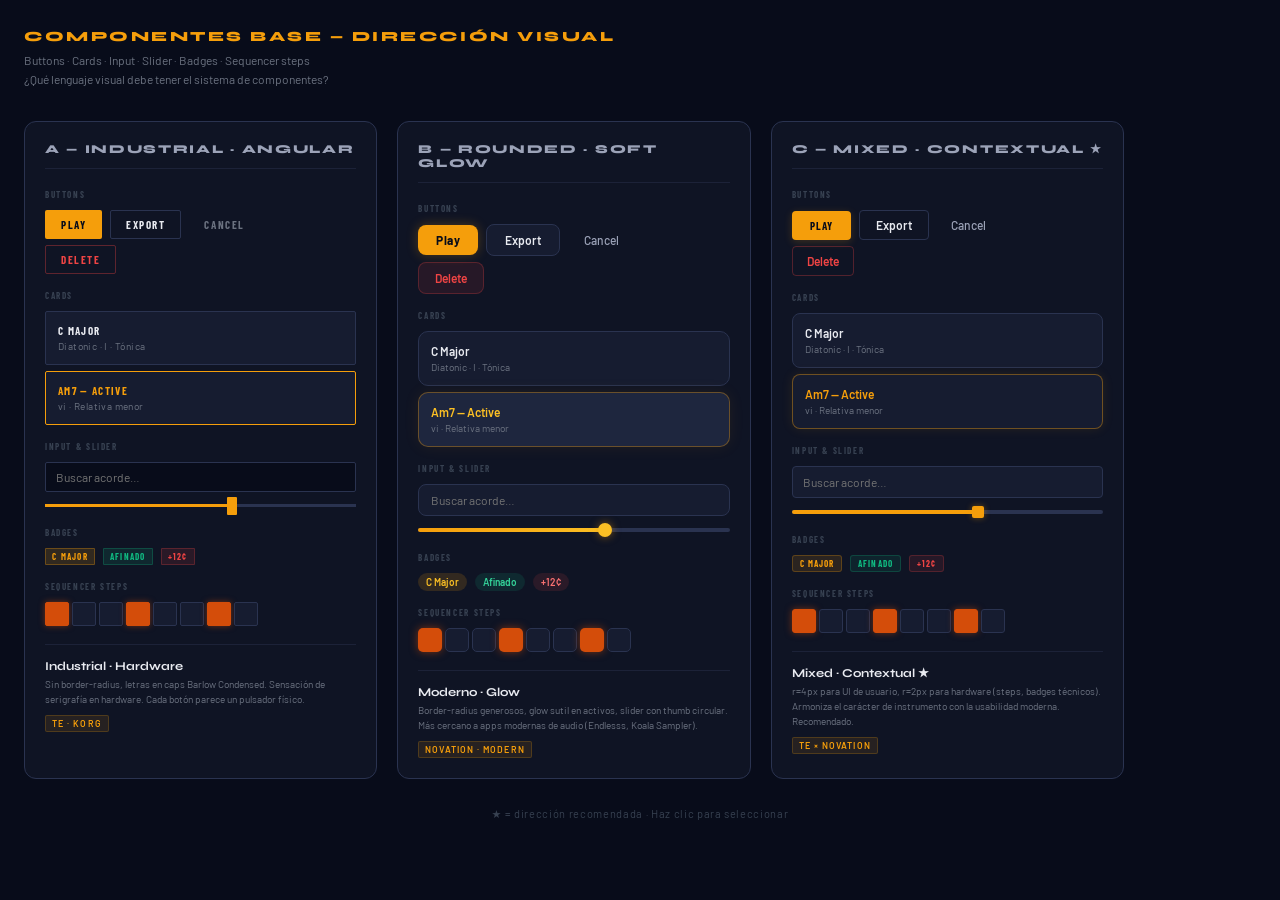
<file: .superpowers/brainstorm/1960-1780969141/content/components-base.html>
<!DOCTYPE html>
<html lang="es">
<head>
<meta charset="UTF-8">
<meta name="viewport" content="width=device-width, initial-scale=1.0">
<title>Harmony Lab Pro — Componentes Base</title>
<link rel="preconnect" href="https://fonts.googleapis.com">
<link href="https://fonts.googleapis.com/css2?family=Syne:wght@700;800&family=Barlow:wght@400;500;600;700&family=Barlow+Condensed:wght@500;600;700&family=Space+Mono:wght@400;700&display=swap" rel="stylesheet">
<style>
  * { box-sizing: border-box; margin: 0; padding: 0; }
  body {
    background: #080c1a;
    color: #e8eaf0;
    font-family: 'Barlow', system-ui, sans-serif;
    min-height: 100vh;
    padding: 28px 24px 56px;
  }
  h1 {
    font-family: 'Syne', sans-serif;
    font-size: 14px;
    font-weight: 800;
    letter-spacing: 0.18em;
    text-transform: uppercase;
    color: #f59e0b;
    margin-bottom: 6px;
  }
  .subtitle {
    font-size: 12px;
    color: #6b7280;
    margin-bottom: 32px;
    line-height: 1.6;
  }

  /* Layout: 3 columns, one per style direction */
  .columns {
    display: grid;
    grid-template-columns: repeat(3, 1fr);
    gap: 20px;
    max-width: 1100px;
  }

  .col {
    background: #0f1424;
    border: 1px solid #2a3350;
    border-radius: 12px;
    padding: 20px;
    cursor: pointer;
    transition: border-color 0.2s, transform 0.15s;
  }
  .col:hover { border-color: #8b5cf6; transform: translateY(-2px); }
  .col.selected {
    border-color: #f59e0b;
    box-shadow: 0 0 0 1px #f59e0b, 0 0 18px rgba(245,158,11,0.14);
  }

  .col-label {
    font-family: 'Syne', sans-serif;
    font-size: 12px;
    font-weight: 800;
    letter-spacing: 0.14em;
    text-transform: uppercase;
    color: #9ca3b8;
    margin-bottom: 20px;
    padding-bottom: 12px;
    border-bottom: 1px solid #1c2238;
  }

  .section-title {
    font-family: 'Barlow Condensed', sans-serif;
    font-size: 9px;
    font-weight: 700;
    letter-spacing: 0.18em;
    text-transform: uppercase;
    color: #374151;
    margin-bottom: 10px;
    margin-top: 16px;
  }
  .section-title:first-of-type { margin-top: 0; }

  .row { display: flex; gap: 8px; align-items: center; flex-wrap: wrap; margin-bottom: 6px; }

  /* ══════════════════════════════════════════
     DIRECTION A — Industrial / Angular
     Bordes rectos, letras en caps, sin border-radius,
     todo mayúsculas, sensación de hardware físico.
  ══════════════════════════════════════════ */

  /* Buttons A */
  .btn-a-primary {
    background: #f59e0b;
    color: #080c1a;
    font-family: 'Barlow Condensed', sans-serif;
    font-size: 11px;
    font-weight: 700;
    letter-spacing: 0.14em;
    text-transform: uppercase;
    padding: 8px 16px;
    border: none;
    border-radius: 2px;
    cursor: pointer;
  }
  .btn-a-secondary {
    background: transparent;
    color: #e8eaf0;
    font-family: 'Barlow Condensed', sans-serif;
    font-size: 11px;
    font-weight: 700;
    letter-spacing: 0.14em;
    text-transform: uppercase;
    padding: 7px 15px;
    border: 1px solid #2a3350;
    border-radius: 2px;
    cursor: pointer;
  }
  .btn-a-ghost {
    background: transparent;
    color: #6b7280;
    font-family: 'Barlow Condensed', sans-serif;
    font-size: 11px;
    font-weight: 700;
    letter-spacing: 0.14em;
    text-transform: uppercase;
    padding: 7px 15px;
    border: none;
    cursor: pointer;
  }
  .btn-a-destructive {
    background: transparent;
    color: #ef4444;
    font-family: 'Barlow Condensed', sans-serif;
    font-size: 11px;
    font-weight: 700;
    letter-spacing: 0.14em;
    text-transform: uppercase;
    padding: 7px 15px;
    border: 1px solid rgba(239,68,68,0.35);
    border-radius: 2px;
    cursor: pointer;
  }

  /* Card A */
  .card-a {
    background: #161c30;
    border: 1px solid #2a3350;
    border-radius: 2px;
    padding: 12px;
    margin-bottom: 6px;
  }
  .card-a-interactive {
    background: #161c30;
    border: 1px solid #f59e0b;
    border-radius: 2px;
    padding: 12px;
    margin-bottom: 6px;
    box-shadow: 0 0 0 0px rgba(245,158,11,0.1);
  }
  .card-a-title { font-family: 'Barlow Condensed', sans-serif; font-size: 11px; font-weight: 700; letter-spacing: 0.12em; text-transform: uppercase; color: #e8eaf0; }
  .card-a-sub { font-size: 10px; color: #6b7280; margin-top: 3px; letter-spacing: 0.04em; }

  /* Input A */
  .input-a {
    background: #080c1a;
    border: 1px solid #2a3350;
    border-radius: 2px;
    color: #e8eaf0;
    font-family: 'Barlow', sans-serif;
    font-size: 12px;
    padding: 7px 10px;
    width: 100%;
    outline: none;
  }
  .input-a-focus {
    background: #080c1a;
    border: 1px solid #f59e0b;
    border-radius: 2px;
    color: #e8eaf0;
    font-family: 'Barlow', sans-serif;
    font-size: 12px;
    padding: 7px 10px;
    width: 100%;
    box-shadow: 0 0 0 2px rgba(245,158,11,0.12);
    outline: none;
  }

  /* Slider A */
  .slider-a-wrap { width: 100%; padding: 4px 0; }
  .slider-a-track { height: 3px; background: #2a3350; border-radius: 0; position: relative; }
  .slider-a-fill { height: 3px; background: #f59e0b; width: 60%; }
  .slider-a-thumb { width: 10px; height: 18px; background: #f59e0b; border-radius: 1px; position: absolute; top: -7.5px; left: calc(60% - 5px); }

  /* Badge A */
  .badge-a { display: inline-flex; align-items: center; gap: 4px; font-family: 'Barlow Condensed', sans-serif; font-size: 9px; font-weight: 700; letter-spacing: 0.14em; text-transform: uppercase; padding: 2px 6px; border-radius: 1px; }
  .badge-a-amber { background: rgba(245,158,11,0.15); color: #f59e0b; border: 1px solid rgba(245,158,11,0.3); }
  .badge-a-green  { background: rgba(16,185,129,0.12); color: #10b981; border: 1px solid rgba(16,185,129,0.25); }
  .badge-a-red    { background: rgba(239,68,68,0.12);  color: #ef4444; border: 1px solid rgba(239,68,68,0.25); }

  /* Seq step A */
  .step-a { width: 24px; height: 24px; background: #161c30; border: 1px solid #2a3350; border-radius: 2px; }
  .step-a-on { width: 24px; height: 24px; background: #d44d0a; border: 1px solid #d44d0a; border-radius: 2px; box-shadow: 0 0 6px rgba(212,77,10,0.5); }
  .step-row { display: flex; gap: 3px; }

  /* ══════════════════════════════════════════
     DIRECTION B — Rounded / Soft Glow
     Border-radius generosos, sombras suaves,
     estado activo = glow de color. Más moderno.
  ══════════════════════════════════════════ */

  .btn-b-primary {
    background: #f59e0b;
    color: #080c1a;
    font-family: 'Barlow', sans-serif;
    font-size: 12px;
    font-weight: 700;
    letter-spacing: 0.04em;
    padding: 8px 18px;
    border: none;
    border-radius: 8px;
    cursor: pointer;
    box-shadow: 0 0 12px rgba(245,158,11,0.28);
  }
  .btn-b-secondary {
    background: #161c30;
    color: #e8eaf0;
    font-family: 'Barlow', sans-serif;
    font-size: 12px;
    font-weight: 600;
    padding: 8px 18px;
    border: 1px solid #2a3350;
    border-radius: 8px;
    cursor: pointer;
  }
  .btn-b-ghost {
    background: transparent;
    color: #9ca3b8;
    font-family: 'Barlow', sans-serif;
    font-size: 12px;
    font-weight: 500;
    padding: 7px 16px;
    border: none;
    cursor: pointer;
  }
  .btn-b-destructive {
    background: rgba(239,68,68,0.1);
    color: #ef4444;
    font-family: 'Barlow', sans-serif;
    font-size: 12px;
    font-weight: 600;
    padding: 8px 16px;
    border: 1px solid rgba(239,68,68,0.25);
    border-radius: 8px;
    cursor: pointer;
  }

  .card-b {
    background: #161c30;
    border: 1px solid #2a3350;
    border-radius: 10px;
    padding: 12px;
    margin-bottom: 6px;
  }
  .card-b-interactive {
    background: #1e263e;
    border: 1px solid rgba(245,158,11,0.35);
    border-radius: 10px;
    padding: 12px;
    margin-bottom: 6px;
    box-shadow: 0 0 16px rgba(245,158,11,0.08);
  }
  .card-b-title { font-size: 12px; font-weight: 600; color: #e8eaf0; }
  .card-b-sub { font-size: 10px; color: #6b7280; margin-top: 3px; }

  .input-b {
    background: #161c30;
    border: 1px solid #2a3350;
    border-radius: 8px;
    color: #e8eaf0;
    font-family: 'Barlow', sans-serif;
    font-size: 12px;
    padding: 8px 12px;
    width: 100%;
    outline: none;
  }
  .input-b-focus {
    background: #161c30;
    border: 1px solid #8b5cf6;
    border-radius: 8px;
    color: #e8eaf0;
    font-family: 'Barlow', sans-serif;
    font-size: 12px;
    padding: 8px 12px;
    width: 100%;
    box-shadow: 0 0 0 3px rgba(139,92,246,0.12);
    outline: none;
  }

  .slider-b-track { height: 4px; background: #2a3350; border-radius: 4px; position: relative; }
  .slider-b-fill { height: 4px; background: linear-gradient(90deg, #f59e0b, #fbbf24); width: 60%; border-radius: 4px; }
  .slider-b-thumb { width: 14px; height: 14px; background: #fbbf24; border-radius: 50%; position: absolute; top: -5px; left: calc(60% - 7px); box-shadow: 0 0 8px rgba(245,158,11,0.5); }

  .badge-b { display: inline-flex; align-items: center; gap: 4px; font-size: 10px; font-weight: 600; padding: 3px 8px; border-radius: 9999px; }
  .badge-b-amber { background: rgba(245,158,11,0.15); color: #fbbf24; }
  .badge-b-green  { background: rgba(16,185,129,0.12); color: #34d399; }
  .badge-b-red    { background: rgba(239,68,68,0.12);  color: #f87171; }

  .step-b { width: 24px; height: 24px; background: #161c30; border: 1px solid #2a3350; border-radius: 5px; }
  .step-b-on { width: 24px; height: 24px; background: #d44d0a; border: 1px solid transparent; border-radius: 5px; box-shadow: 0 0 8px rgba(212,77,10,0.55); }

  /* ══════════════════════════════════════════
     DIRECTION C — Mixed / Contextual
     Angular para datos y hardware (sequencer, piano labels),
     redondeado para controles de usuario (botones, inputs).
     Lo mejor de ambos mundos.
  ══════════════════════════════════════════ */

  .btn-c-primary {
    background: #f59e0b;
    color: #080c1a;
    font-family: 'Barlow Condensed', sans-serif;
    font-size: 11px;
    font-weight: 700;
    letter-spacing: 0.1em;
    text-transform: uppercase;
    padding: 8px 18px;
    border: none;
    border-radius: 4px;
    cursor: pointer;
    box-shadow: 0 2px 8px rgba(245,158,11,0.2);
  }
  .btn-c-secondary {
    background: transparent;
    color: #e8eaf0;
    font-family: 'Barlow', sans-serif;
    font-size: 12px;
    font-weight: 600;
    padding: 7px 16px;
    border: 1px solid #2a3350;
    border-radius: 4px;
    cursor: pointer;
  }
  .btn-c-ghost {
    background: transparent;
    color: #9ca3b8;
    font-family: 'Barlow', sans-serif;
    font-size: 12px;
    font-weight: 500;
    padding: 7px 14px;
    border: none;
    cursor: pointer;
  }
  .btn-c-destructive {
    background: transparent;
    color: #ef4444;
    font-family: 'Barlow', sans-serif;
    font-size: 12px;
    font-weight: 600;
    padding: 7px 14px;
    border: 1px solid rgba(239,68,68,0.3);
    border-radius: 4px;
    cursor: pointer;
  }

  .card-c {
    background: #161c30;
    border: 1px solid #2a3350;
    border-radius: 8px;
    padding: 12px;
    margin-bottom: 6px;
  }
  .card-c-interactive {
    background: #161c30;
    border: 1px solid rgba(245,158,11,0.4);
    border-radius: 8px;
    padding: 12px;
    margin-bottom: 6px;
    box-shadow: inset 0 0 0 0px #f59e0b, 0 0 12px rgba(245,158,11,0.1);
  }
  .card-c-title { font-family: 'Barlow', sans-serif; font-size: 12px; font-weight: 600; color: #e8eaf0; }
  .card-c-sub { font-size: 10px; color: #6b7280; margin-top: 3px; }

  .input-c {
    background: #161c30;
    border: 1px solid #2a3350;
    border-radius: 4px;
    color: #e8eaf0;
    font-family: 'Barlow', sans-serif;
    font-size: 12px;
    padding: 8px 10px;
    width: 100%;
    outline: none;
  }
  .input-c-focus {
    background: #161c30;
    border: 1px solid #f59e0b;
    border-radius: 4px;
    color: #e8eaf0;
    font-family: 'Barlow', sans-serif;
    font-size: 12px;
    padding: 8px 10px;
    width: 100%;
    box-shadow: 0 0 0 2px rgba(245,158,11,0.14);
    outline: none;
  }

  .slider-c-track { height: 4px; background: #2a3350; border-radius: 2px; position: relative; }
  .slider-c-fill { height: 4px; background: #f59e0b; width: 60%; border-radius: 2px; }
  .slider-c-thumb { width: 12px; height: 12px; background: #f59e0b; border-radius: 2px; position: absolute; top: -4px; left: calc(60% - 6px); box-shadow: 0 0 6px rgba(245,158,11,0.4); }

  .badge-c { display: inline-flex; align-items: center; gap: 4px; font-family: 'Barlow Condensed', sans-serif; font-size: 9px; font-weight: 700; letter-spacing: 0.12em; text-transform: uppercase; padding: 2px 7px; border-radius: 3px; }
  .badge-c-amber { background: rgba(245,158,11,0.12); color: #f59e0b; border: 1px solid rgba(245,158,11,0.25); }
  .badge-c-green  { background: rgba(16,185,129,0.1);  color: #10b981; border: 1px solid rgba(16,185,129,0.22); }
  .badge-c-red    { background: rgba(239,68,68,0.1);   color: #ef4444; border: 1px solid rgba(239,68,68,0.22); }

  .step-c { width: 24px; height: 24px; background: #161c30; border: 1px solid #2a3350; border-radius: 3px; }
  .step-c-on { width: 24px; height: 24px; background: #d44d0a; border: 1px solid #d44d0a; border-radius: 3px; box-shadow: 0 0 7px rgba(212,77,10,0.5); }

  /* Shared */
  .col-choice-label {
    margin-top: 18px;
    padding-top: 14px;
    border-top: 1px solid #1c2238;
    font-family: 'Syne', sans-serif;
    font-size: 12px;
    font-weight: 700;
  }
  .col-choice-desc {
    font-size: 10px;
    color: #6b7280;
    margin-top: 4px;
    line-height: 1.5;
  }
  .tag-inline {
    display: inline-block;
    margin-top: 8px;
    font-size: 9px;
    font-weight: 600;
    letter-spacing: 0.12em;
    text-transform: uppercase;
    padding: 2px 6px;
    border-radius: 2px;
    color: #f59e0b;
    background: rgba(245,158,11,0.1);
    border: 1px solid rgba(245,158,11,0.2);
  }

  .hint {
    margin-top: 28px;
    font-size: 11px;
    color: #374151;
    letter-spacing: 0.06em;
    text-align: center;
  }
</style>
</head>
<body>

<h1>Componentes Base — Dirección Visual</h1>
<p class="subtitle">Buttons · Cards · Input · Slider · Badges · Sequencer steps<br>
¿Qué lenguaje visual debe tener el sistema de componentes?</p>

<div class="columns">

  <!-- COLUMN A: Industrial / Angular -->
  <div class="col" data-choice="a" onclick="toggleSelect(this)">
    <div class="col-label">A — Industrial · Angular</div>

    <div class="section-title">Buttons</div>
    <div class="row">
      <button class="btn-a-primary">Play</button>
      <button class="btn-a-secondary">Export</button>
      <button class="btn-a-ghost">Cancel</button>
    </div>
    <div class="row">
      <button class="btn-a-destructive">Delete</button>
    </div>

    <div class="section-title">Cards</div>
    <div class="card-a">
      <div class="card-a-title">C Major</div>
      <div class="card-a-sub">Diatonic · I · Tónica</div>
    </div>
    <div class="card-a-interactive">
      <div class="card-a-title" style="color:#f59e0b;">Am7 — Active</div>
      <div class="card-a-sub">vi · Relativa menor</div>
    </div>

    <div class="section-title">Input &amp; Slider</div>
    <input class="input-a" placeholder="Buscar acorde…" readonly style="margin-bottom:8px;">
    <div class="slider-a-wrap">
      <div class="slider-a-track">
        <div class="slider-a-fill"></div>
        <div class="slider-a-thumb"></div>
      </div>
    </div>

    <div class="section-title">Badges</div>
    <div class="row">
      <span class="badge-a badge-a-amber">C Major</span>
      <span class="badge-a badge-a-green">Afinado</span>
      <span class="badge-a badge-a-red">+12¢</span>
    </div>

    <div class="section-title">Sequencer Steps</div>
    <div class="step-row">
      <div class="step-a-on"></div>
      <div class="step-a"></div>
      <div class="step-a"></div>
      <div class="step-a-on"></div>
      <div class="step-a"></div>
      <div class="step-a"></div>
      <div class="step-a-on"></div>
      <div class="step-a"></div>
    </div>

    <div class="col-choice-label">Industrial · Hardware</div>
    <p class="col-choice-desc">Sin border-radius, letras en caps Barlow Condensed. Sensación de serigrafía en hardware. Cada botón parece un pulsador físico.</p>
    <span class="tag-inline">TE · Korg</span>
  </div>

  <!-- COLUMN B: Rounded / Soft Glow -->
  <div class="col" data-choice="b" onclick="toggleSelect(this)">
    <div class="col-label">B — Rounded · Soft Glow</div>

    <div class="section-title">Buttons</div>
    <div class="row">
      <button class="btn-b-primary">Play</button>
      <button class="btn-b-secondary">Export</button>
      <button class="btn-b-ghost">Cancel</button>
    </div>
    <div class="row">
      <button class="btn-b-destructive">Delete</button>
    </div>

    <div class="section-title">Cards</div>
    <div class="card-b">
      <div class="card-b-title">C Major</div>
      <div class="card-b-sub">Diatonic · I · Tónica</div>
    </div>
    <div class="card-b-interactive">
      <div class="card-b-title" style="color:#fbbf24;">Am7 — Active</div>
      <div class="card-b-sub">vi · Relativa menor</div>
    </div>

    <div class="section-title">Input &amp; Slider</div>
    <input class="input-b" placeholder="Buscar acorde…" readonly style="margin-bottom:8px;">
    <div style="padding: 4px 0;">
      <div class="slider-b-track">
        <div class="slider-b-fill"></div>
        <div class="slider-b-thumb"></div>
      </div>
    </div>

    <div class="section-title">Badges</div>
    <div class="row">
      <span class="badge-b badge-b-amber">C Major</span>
      <span class="badge-b badge-b-green">Afinado</span>
      <span class="badge-b badge-b-red">+12¢</span>
    </div>

    <div class="section-title">Sequencer Steps</div>
    <div class="step-row">
      <div class="step-b-on"></div>
      <div class="step-b"></div>
      <div class="step-b"></div>
      <div class="step-b-on"></div>
      <div class="step-b"></div>
      <div class="step-b"></div>
      <div class="step-b-on"></div>
      <div class="step-b"></div>
    </div>

    <div class="col-choice-label">Moderno · Glow</div>
    <p class="col-choice-desc">Border-radius generosos, glow sutil en activos, slider con thumb circular. Más cercano a apps modernas de audio (Endlesss, Koala Sampler).</p>
    <span class="tag-inline">Novation · Modern</span>
  </div>

  <!-- COLUMN C: Mixed / Contextual -->
  <div class="col" data-choice="c" onclick="toggleSelect(this)">
    <div class="col-label">C — Mixed · Contextual ★</div>

    <div class="section-title">Buttons</div>
    <div class="row">
      <button class="btn-c-primary">Play</button>
      <button class="btn-c-secondary">Export</button>
      <button class="btn-c-ghost">Cancel</button>
    </div>
    <div class="row">
      <button class="btn-c-destructive">Delete</button>
    </div>

    <div class="section-title">Cards</div>
    <div class="card-c">
      <div class="card-c-title">C Major</div>
      <div class="card-c-sub">Diatonic · I · Tónica</div>
    </div>
    <div class="card-c-interactive">
      <div class="card-c-title" style="color:#f59e0b;">Am7 — Active</div>
      <div class="card-c-sub">vi · Relativa menor</div>
    </div>

    <div class="section-title">Input &amp; Slider</div>
    <input class="input-c" placeholder="Buscar acorde…" readonly style="margin-bottom:8px;">
    <div style="padding: 4px 0;">
      <div class="slider-c-track">
        <div class="slider-c-fill"></div>
        <div class="slider-c-thumb"></div>
      </div>
    </div>

    <div class="section-title">Badges</div>
    <div class="row">
      <span class="badge-c badge-c-amber">C Major</span>
      <span class="badge-c badge-c-green">Afinado</span>
      <span class="badge-c badge-c-red">+12¢</span>
    </div>

    <div class="section-title">Sequencer Steps</div>
    <div class="step-row">
      <div class="step-c-on"></div>
      <div class="step-c"></div>
      <div class="step-c"></div>
      <div class="step-c-on"></div>
      <div class="step-c"></div>
      <div class="step-c"></div>
      <div class="step-c-on"></div>
      <div class="step-c"></div>
    </div>

    <div class="col-choice-label">Mixed · Contextual ★</div>
    <p class="col-choice-desc">r=4px para UI de usuario, r=2px para hardware (steps, badges técnicos). Armoniza el carácter de instrumento con la usabilidad moderna. Recomendado.</p>
    <span class="tag-inline">TE × Novation</span>
  </div>

</div>

<p class="hint">★ = dirección recomendada · Haz clic para seleccionar</p>

<script>
function toggleSelect(el) {
  document.querySelectorAll('.col').forEach(c => c.classList.remove('selected'));
  el.classList.add('selected');
  if (window.recordChoice) window.recordChoice(el.dataset.choice, el.querySelector('.col-label').textContent);
}
</script>
</body>
</html>
</file>
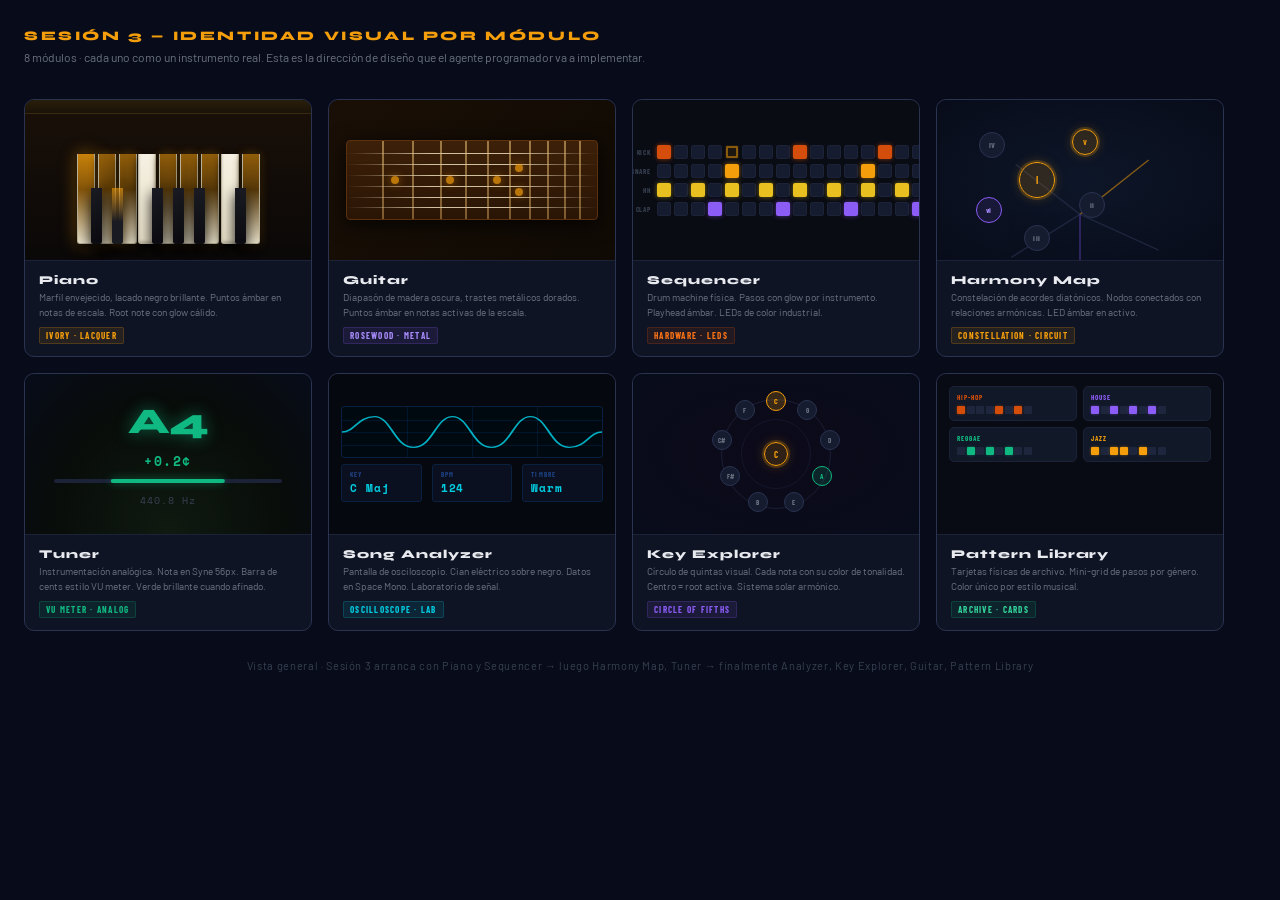
<file: .superpowers/brainstorm/1960-1780969141/content/session3-overview.html>
<!DOCTYPE html>
<html lang="es">
<head>
<meta charset="UTF-8">
<meta name="viewport" content="width=device-width, initial-scale=1.0">
<title>Harmony Lab Pro — Sesión 3 · Identidad por Módulo</title>
<link rel="preconnect" href="https://fonts.googleapis.com">
<link href="https://fonts.googleapis.com/css2?family=Syne:wght@700;800&family=Barlow:wght@400;500;600;700&family=Barlow+Condensed:wght@500;600;700&family=Space+Mono:wght@400;700&display=swap" rel="stylesheet">
<style>
* { box-sizing: border-box; margin: 0; padding: 0; }
body {
  background: #080c1a;
  color: #e8eaf0;
  font-family: 'Barlow', sans-serif;
  padding: 28px 24px 56px;
  min-height: 100vh;
}
h1 {
  font-family: 'Syne', sans-serif;
  font-size: 13px;
  font-weight: 800;
  letter-spacing: 0.2em;
  text-transform: uppercase;
  color: #f59e0b;
  margin-bottom: 4px;
}
.sub {
  font-size: 12px;
  color: #6b7280;
  margin-bottom: 32px;
  line-height: 1.6;
}
.grid {
  display: grid;
  grid-template-columns: repeat(4, 1fr);
  gap: 16px;
  max-width: 1200px;
}
.module {
  background: #0f1424;
  border: 1px solid #2a3350;
  border-radius: 10px;
  overflow: hidden;
}
.mod-preview {
  height: 160px;
  position: relative;
  overflow: hidden;
  display: flex;
  align-items: center;
  justify-content: center;
}
.mod-body {
  padding: 12px 14px;
  border-top: 1px solid #1c2238;
}
.mod-name {
  font-family: 'Syne', sans-serif;
  font-size: 12px;
  font-weight: 800;
  letter-spacing: 0.08em;
  color: #e8eaf0;
  margin-bottom: 3px;
}
.mod-desc {
  font-size: 10px;
  color: #6b7280;
  line-height: 1.5;
}
.mod-tag {
  display: inline-block;
  margin-top: 7px;
  font-family: 'Barlow Condensed', sans-serif;
  font-size: 9px;
  font-weight: 700;
  letter-spacing: 0.14em;
  text-transform: uppercase;
  padding: 2px 6px;
  border-radius: 2px;
}

/* ── PIANO ── */
.prev-piano {
  background: linear-gradient(180deg, #1a1008 0%, #0a0808 100%);
  flex-direction: row;
  align-items: flex-end;
  padding: 0;
  gap: 0;
  justify-content: center;
  padding-bottom: 16px;
}
.pk-w {
  width: 18px; height: 90px;
  background: linear-gradient(180deg, #f5f0e2 0%, #e8e0c8 100%);
  border-radius: 0 0 3px 3px;
  border: 1px solid #b8b098;
  border-top: none;
  position: relative;
  box-shadow: 0 4px 8px rgba(0,0,0,0.8), inset 0 -2px 3px rgba(0,0,0,0.2);
}
.pk-w.hl {
  background: linear-gradient(180deg, rgba(245,158,11,0.55) 0%, rgba(245,158,11,0.3) 40%, #e8e0c8 100%);
  box-shadow: 0 4px 8px rgba(0,0,0,0.8), 0 0 10px rgba(245,158,11,0.3);
}
.pk-w.root {
  background: linear-gradient(180deg, rgba(245,158,11,0.8) 0%, rgba(245,158,11,0.5) 40%, #e8e0c8 100%);
  box-shadow: 0 4px 8px rgba(0,0,0,0.8), 0 0 16px rgba(245,158,11,0.5);
}
.pk-b {
  width: 11px; height: 56px;
  background: linear-gradient(180deg, #1a1a22 0%, #0a0a10 100%);
  border-radius: 0 0 2px 2px;
  margin: 0 -5.5px;
  z-index: 2;
  position: relative;
  box-shadow: 0 6px 14px rgba(0,0,0,0.95), inset 0 -1px 2px rgba(255,255,255,0.03);
}
.pk-b.hl {
  background: linear-gradient(180deg, rgba(245,158,11,0.6) 0%, #1a1a22 60%);
  box-shadow: 0 6px 14px rgba(0,0,0,0.95), 0 0 8px rgba(245,158,11,0.3);
}
.piano-rail {
  position: absolute;
  top: 0; left: 0; right: 0;
  height: 14px;
  background: linear-gradient(180deg, #2a1f0a 0%, #1a1208 100%);
  border-bottom: 1px solid #3a2a10;
}
.piano-keys-row {
  display: flex;
  align-items: flex-end;
  gap: 1.5px;
}

/* ── GUITAR ── */
.prev-guitar {
  background: linear-gradient(135deg, #1a0f06 0%, #0f0a04 100%);
}
.fretboard {
  width: 88%;
  height: 80px;
  background: linear-gradient(180deg, #3d2008 0%, #2a1505 100%);
  border-radius: 4px;
  position: relative;
  border: 1px solid #5a3010;
  box-shadow: 0 4px 20px rgba(0,0,0,0.8);
  overflow: hidden;
}
.fret-line {
  position: absolute;
  top: 0; bottom: 0;
  width: 2px;
  background: linear-gradient(180deg, #c8a060 0%, #a07840 100%);
  opacity: 0.7;
}
.string-line {
  position: absolute;
  left: 0; right: 0;
  height: 1px;
  background: linear-gradient(90deg, transparent, #d0c0a0, #d0c0a0, transparent);
}
.fret-dot {
  position: absolute;
  width: 8px; height: 8px;
  border-radius: 50%;
  background: rgba(245,158,11,0.7);
  box-shadow: 0 0 8px rgba(245,158,11,0.5);
}

/* ── SEQUENCER ── */
.prev-seq {
  background: #0a0c14;
  padding: 12px;
  flex-direction: column;
  gap: 5px;
  justify-content: center;
}
.seq-row {
  display: flex;
  gap: 3px;
  align-items: center;
}
.seq-label {
  font-family: 'Barlow Condensed', sans-serif;
  font-size: 7px;
  font-weight: 700;
  letter-spacing: 0.1em;
  text-transform: uppercase;
  color: #374151;
  width: 24px;
  text-align: right;
  flex-shrink: 0;
  margin-right: 3px;
}
.sq {
  width: 14px; height: 14px;
  border-radius: 2px;
  background: #161c30;
  border: 1px solid #1c2238;
}
.sq.k  { background: #d44d0a; border-color: transparent; box-shadow: 0 0 5px rgba(212,77,10,0.6); }
.sq.s  { background: #f59e0b; border-color: transparent; box-shadow: 0 0 5px rgba(245,158,11,0.6); }
.sq.hh { background: #e8c020; border-color: transparent; box-shadow: 0 0 5px rgba(232,192,32,0.5); }
.sq.cl { background: #8b5cf6; border-color: transparent; box-shadow: 0 0 5px rgba(139,92,246,0.5); }
.sq.pl { box-shadow: inset 0 0 0 2px rgba(245,158,11,0.5); background: rgba(245,158,11,0.08); }

/* ── HARMONY MAP ── */
.prev-harmony {
  background: radial-gradient(ellipse at center, #0d1628 0%, #080c1a 100%);
}
.node-c {
  position: absolute;
  border-radius: 50%;
  display: flex;
  align-items: center;
  justify-content: center;
  font-family: 'Barlow Condensed', sans-serif;
  font-weight: 700;
  letter-spacing: 0.06em;
  cursor: default;
}
.nc-lg { width: 36px; height: 36px; font-size: 10px; }
.nc-sm { width: 26px; height: 26px; font-size: 8px; }
.nc-def { background: #161c30; border: 1px solid #2a3350; color: #6b7280; }
.nc-act { background: rgba(245,158,11,0.15); border: 1px solid #f59e0b; color: #f59e0b; box-shadow: 0 0 0 2px rgba(245,158,11,0.2), 0 0 12px rgba(245,158,11,0.25); }
.nc-sel { background: rgba(139,92,246,0.1); border: 1px solid #8b5cf6; color: #a78bfa; }
.edge-svg {
  position: absolute;
  inset: 0;
  pointer-events: none;
}

/* ── TUNER ── */
.prev-tuner {
  background: radial-gradient(ellipse at center bottom, #0f1a10 0%, #080c0a 60%, #080c1a 100%);
  flex-direction: column;
  gap: 8px;
}
.tuner-note { font-family: 'Syne', sans-serif; font-size: 36px; font-weight: 800; color: #10b981; text-shadow: 0 0 16px rgba(16,185,129,0.5); letter-spacing: -0.02em; }
.tuner-cents-val { font-family: 'Space Mono', monospace; font-size: 13px; font-weight: 700; color: #10b981; letter-spacing: 0.12em; }
.tuner-bar {
  width: 80%;
  height: 4px;
  background: #1c2238;
  border-radius: 2px;
  position: relative;
  overflow: visible;
}
.tuner-bar-fill {
  height: 4px;
  background: #10b981;
  border-radius: 2px;
  box-shadow: 0 0 8px rgba(16,185,129,0.5);
  width: 50%;
  position: absolute;
  left: 50%;
  transform: translateX(-50%);
}
.tuner-needle-wrap {
  position: relative;
  width: 80%;
}

/* ── SONG ANALYZER ── */
.prev-analyzer {
  background: #060810;
  flex-direction: column;
  align-items: flex-start;
  padding: 12px;
  gap: 6px;
  justify-content: center;
}
.osc-screen {
  width: 100%;
  height: 52px;
  background: #000810;
  border: 1px solid #0a2040;
  border-radius: 3px;
  position: relative;
  overflow: hidden;
}
.osc-line {
  position: absolute;
  top: 0; left: 0; right: 0; bottom: 0;
}
.osc-grid-h, .osc-grid-v {
  position: absolute;
  background: rgba(0,80,160,0.2);
}
.osc-grid-h { left: 0; right: 0; height: 1px; }
.osc-grid-v { top: 0; bottom: 0; width: 1px; }
.osc-wave {
  position: absolute;
  top: 0; left: 0;
  width: 100%; height: 100%;
}
.analyzer-data {
  display: flex;
  gap: 10px;
  width: 100%;
}
.adata {
  background: #0a1020;
  border: 1px solid #0a2040;
  border-radius: 3px;
  padding: 5px 8px;
  flex: 1;
}
.adata-label { font-family: 'Barlow Condensed', sans-serif; font-size: 7px; font-weight: 700; letter-spacing: 0.16em; text-transform: uppercase; color: #1e4080; }
.adata-val { font-family: 'Space Mono', monospace; font-size: 11px; font-weight: 700; color: #00cce0; margin-top: 2px; letter-spacing: 0.08em; }

/* ── KEY EXPLORER ── */
.prev-key {
  background: radial-gradient(ellipse at center, #0d0a1a 0%, #080c1a 100%);
  position: relative;
}
.circle-of-fifths {
  position: relative;
  width: 120px;
  height: 120px;
}
.cof-note {
  position: absolute;
  width: 20px; height: 20px;
  border-radius: 50%;
  display: flex;
  align-items: center;
  justify-content: center;
  font-family: 'Barlow Condensed', sans-serif;
  font-size: 7px;
  font-weight: 700;
  letter-spacing: 0.04em;
  transform: translate(-50%, -50%);
}
.orbit-ring {
  position: absolute;
  border-radius: 50%;
  border: 1px solid;
  top: 50%; left: 50%;
  transform: translate(-50%, -50%);
}

/* ── PATTERN LIBRARY ── */
.prev-pattern {
  background: #090b14;
  display: flex;
  flex-wrap: wrap;
  gap: 6px;
  padding: 12px;
  align-content: flex-start;
}
.pat-card {
  background: #111828;
  border: 1px solid #1c2238;
  border-radius: 5px;
  padding: 6px 7px;
  width: calc(50% - 3px);
}
.pat-genre {
  font-family: 'Barlow Condensed', sans-serif;
  font-size: 7px;
  font-weight: 700;
  letter-spacing: 0.14em;
  text-transform: uppercase;
  margin-bottom: 5px;
}
.pat-mini-grid {
  display: flex;
  gap: 1.5px;
}
.pmg { width: 8px; height: 8px; border-radius: 1px; background: #1e263e; }
.pmg.on { }

/* tag colors */
.tag-piano   { background: rgba(245,158,11,0.1); color: #f59e0b; border: 1px solid rgba(245,158,11,0.2); }
.tag-guitar  { background: rgba(139,92,246,0.1); color: #a78bfa; border: 1px solid rgba(139,92,246,0.2); }
.tag-seq     { background: rgba(212,77,10,0.1);  color: #f97316; border: 1px solid rgba(212,77,10,0.2); }
.tag-harmony { background: rgba(245,158,11,0.1); color: #f59e0b; border: 1px solid rgba(245,158,11,0.2); }
.tag-tuner   { background: rgba(16,185,129,0.1); color: #10b981; border: 1px solid rgba(16,185,129,0.2); }
.tag-analyzer{ background: rgba(0,204,224,0.1);  color: #00cce0; border: 1px solid rgba(0,204,224,0.2); }
.tag-key     { background: rgba(139,92,246,0.1); color: #8b5cf6; border: 1px solid rgba(139,92,246,0.2); }
.tag-pattern { background: rgba(16,185,129,0.1); color: #34d399; border: 1px solid rgba(16,185,129,0.2); }
</style>
</head>
<body>

<h1>Sesión 3 — Identidad Visual por Módulo</h1>
<p class="sub">8 módulos · cada uno como un instrumento real. Esta es la dirección de diseño que el agente programador va a implementar.</p>

<div class="grid">

  <!-- PIANO -->
  <div class="module">
    <div class="mod-preview prev-piano">
      <div class="piano-rail"></div>
      <div class="piano-keys-row">
        <div class="pk-w root"></div><div class="pk-b"></div>
        <div class="pk-w hl"></div><div class="pk-b hl"></div>
        <div class="pk-w hl"></div>
        <div class="pk-w"></div><div class="pk-b"></div>
        <div class="pk-w hl"></div><div class="pk-b"></div>
        <div class="pk-w hl"></div><div class="pk-b"></div>
        <div class="pk-w hl"></div>
        <div class="pk-w"></div><div class="pk-b"></div>
        <div class="pk-w hl"></div>
      </div>
    </div>
    <div class="mod-body">
      <div class="mod-name">Piano</div>
      <p class="mod-desc">Marfil envejecido, lacado negro brillante. Puntos ámbar en notas de escala. Root note con glow cálido.</p>
      <span class="mod-tag tag-piano">Ivory · Lacquer</span>
    </div>
  </div>

  <!-- GUITAR -->
  <div class="module">
    <div class="mod-preview prev-guitar">
      <div class="fretboard">
        <div class="fret-line" style="left:14%"></div>
        <div class="fret-line" style="left:26%"></div>
        <div class="fret-line" style="left:37%"></div>
        <div class="fret-line" style="left:47%"></div>
        <div class="fret-line" style="left:56%"></div>
        <div class="fret-line" style="left:65%"></div>
        <div class="fret-line" style="left:73%"></div>
        <div class="fret-line" style="left:80%"></div>
        <div class="fret-line" style="left:87%"></div>
        <div class="fret-line" style="left:93%"></div>
        <div class="string-line" style="top:15%"></div>
        <div class="string-line" style="top:29%"></div>
        <div class="string-line" style="top:43%"></div>
        <div class="string-line" style="top:57%"></div>
        <div class="string-line" style="top:71%"></div>
        <div class="string-line" style="top:85%"></div>
        <!-- scale dots -->
        <div class="fret-dot" style="left:19%;top:50%;transform:translate(-50%,-50%)"></div>
        <div class="fret-dot" style="left:41%;top:50%;transform:translate(-50%,-50%)"></div>
        <div class="fret-dot" style="left:60%;top:50%;transform:translate(-50%,-50%)"></div>
        <div class="fret-dot" style="left:69%;top:35%;transform:translate(-50%,-50%)"></div>
        <div class="fret-dot" style="left:69%;top:65%;transform:translate(-50%,-50%)"></div>
      </div>
    </div>
    <div class="mod-body">
      <div class="mod-name">Guitar</div>
      <p class="mod-desc">Diapasón de madera oscura, trastes metálicos dorados. Puntos ámbar en notas activas de la escala.</p>
      <span class="mod-tag tag-guitar">Rosewood · Metal</span>
    </div>
  </div>

  <!-- SEQUENCER -->
  <div class="module">
    <div class="mod-preview prev-seq">
      <div class="seq-row">
        <span class="seq-label">KICK</span>
        <div class="sq k"></div><div class="sq"></div><div class="sq"></div><div class="sq"></div>
        <div class="sq k pl"></div><div class="sq"></div><div class="sq"></div><div class="sq"></div>
        <div class="sq k"></div><div class="sq"></div><div class="sq"></div><div class="sq"></div>
        <div class="sq"></div><div class="sq k"></div><div class="sq"></div><div class="sq"></div>
      </div>
      <div class="seq-row">
        <span class="seq-label">SNARE</span>
        <div class="sq"></div><div class="sq"></div><div class="sq"></div><div class="sq"></div>
        <div class="sq s"></div><div class="sq"></div><div class="sq"></div><div class="sq"></div>
        <div class="sq"></div><div class="sq"></div><div class="sq"></div><div class="sq"></div>
        <div class="sq s"></div><div class="sq"></div><div class="sq"></div><div class="sq"></div>
      </div>
      <div class="seq-row">
        <span class="seq-label">HH</span>
        <div class="sq hh"></div><div class="sq"></div><div class="sq hh"></div><div class="sq"></div>
        <div class="sq hh"></div><div class="sq"></div><div class="sq hh"></div><div class="sq"></div>
        <div class="sq hh"></div><div class="sq"></div><div class="sq hh"></div><div class="sq"></div>
        <div class="sq hh"></div><div class="sq"></div><div class="sq hh"></div><div class="sq"></div>
      </div>
      <div class="seq-row">
        <span class="seq-label">CLAP</span>
        <div class="sq"></div><div class="sq"></div><div class="sq"></div><div class="sq cl"></div>
        <div class="sq"></div><div class="sq"></div><div class="sq"></div><div class="sq cl"></div>
        <div class="sq"></div><div class="sq"></div><div class="sq"></div><div class="sq cl"></div>
        <div class="sq"></div><div class="sq"></div><div class="sq"></div><div class="sq cl"></div>
      </div>
    </div>
    <div class="mod-body">
      <div class="mod-name">Sequencer</div>
      <p class="mod-desc">Drum machine física. Pasos con glow por instrumento. Playhead ámbar. LEDs de color industrial.</p>
      <span class="mod-tag tag-seq">Hardware · LEDs</span>
    </div>
  </div>

  <!-- HARMONY MAP -->
  <div class="module">
    <div class="mod-preview prev-harmony">
      <svg class="edge-svg" viewBox="0 0 200 160">
        <line x1="100" y1="80" x2="55" y2="45"  stroke="#2a3350" stroke-width="1" opacity="0.6"/>
        <line x1="100" y1="80" x2="148" y2="42" stroke="#f59e0b" stroke-width="1" opacity="0.5"/>
        <line x1="100" y1="80" x2="155" y2="105" stroke="#2a3350" stroke-width="1" opacity="0.6"/>
        <line x1="100" y1="80" x2="52" y2="110" stroke="#2a3350" stroke-width="1" opacity="0.6"/>
        <line x1="100" y1="80" x2="100" y2="138" stroke="#8b5cf6" stroke-width="1" opacity="0.4"/>
      </svg>
      <!-- I — tónica activa -->
      <div class="node-c nc-lg nc-act" style="left:100px;top:80px;transform:translate(-50%,-50%)">I</div>
      <!-- IV -->
      <div class="node-c nc-sm nc-def" style="left:55px;top:45px;transform:translate(-50%,-50%)">IV</div>
      <!-- V -->
      <div class="node-c nc-sm nc-act" style="left:148px;top:42px;transform:translate(-50%,-50%)">V</div>
      <!-- ii -->
      <div class="node-c nc-sm nc-def" style="left:155px;top:105px;transform:translate(-50%,-50%)">ii</div>
      <!-- vi -->
      <div class="node-c nc-sm nc-sel" style="left:52px;top:110px;transform:translate(-50%,-50%)">vi</div>
      <!-- iii -->
      <div class="node-c nc-sm nc-def" style="left:100px;top:138px;transform:translate(-50%,-50%)">iii</div>
    </div>
    <div class="mod-body">
      <div class="mod-name">Harmony Map</div>
      <p class="mod-desc">Constelación de acordes diatónicos. Nodos conectados con relaciones armónicas. LED ámbar en activo.</p>
      <span class="mod-tag tag-harmony">Constellation · Circuit</span>
    </div>
  </div>

  <!-- TUNER -->
  <div class="module">
    <div class="mod-preview prev-tuner">
      <div class="tuner-note">A4</div>
      <div class="tuner-cents-val">+0.2¢</div>
      <div class="tuner-bar">
        <div class="tuner-bar-fill"></div>
      </div>
      <div style="font-family:'Space Mono',monospace;font-size:10px;color:#374151;letter-spacing:0.1em;margin-top:2px;">440.8 Hz</div>
    </div>
    <div class="mod-body">
      <div class="mod-name">Tuner</div>
      <p class="mod-desc">Instrumentación analógica. Nota en Syne 56px. Barra de cents estilo VU meter. Verde brillante cuando afinado.</p>
      <span class="mod-tag tag-tuner">VU Meter · Analog</span>
    </div>
  </div>

  <!-- SONG ANALYZER -->
  <div class="module">
    <div class="mod-preview prev-analyzer">
      <div class="osc-screen">
        <div class="osc-grid-h" style="top:25%"></div>
        <div class="osc-grid-h" style="top:50%"></div>
        <div class="osc-grid-h" style="top:75%"></div>
        <div class="osc-grid-v" style="left:25%"></div>
        <div class="osc-grid-v" style="left:50%"></div>
        <div class="osc-grid-v" style="left:75%"></div>
        <svg class="osc-wave" viewBox="0 0 200 52" preserveAspectRatio="none">
          <path d="M0 26 C10 26,12 10,25 10 C38 10,40 42,55 42 C70 42,72 10,85 10 C98 10,100 42,115 42 C130 42,132 10,145 10 C158 10,160 42,175 42 C188 42,190 26,200 26"
            stroke="#00cce0" stroke-width="1.5" fill="none" opacity="0.85"/>
        </svg>
      </div>
      <div class="analyzer-data">
        <div class="adata">
          <div class="adata-label">Key</div>
          <div class="adata-val">C Maj</div>
        </div>
        <div class="adata">
          <div class="adata-label">BPM</div>
          <div class="adata-val">124</div>
        </div>
        <div class="adata">
          <div class="adata-label">Timbre</div>
          <div class="adata-val">Warm</div>
        </div>
      </div>
    </div>
    <div class="mod-body">
      <div class="mod-name">Song Analyzer</div>
      <p class="mod-desc">Pantalla de osciloscopio. Cian eléctrico sobre negro. Datos en Space Mono. Laboratorio de señal.</p>
      <span class="mod-tag tag-analyzer">Oscilloscope · Lab</span>
    </div>
  </div>

  <!-- KEY EXPLORER -->
  <div class="module">
    <div class="mod-preview prev-key">
      <!-- Circle of fifths miniatura -->
      <div class="circle-of-fifths">
        <div class="orbit-ring" style="width:110px;height:110px;border-color:rgba(42,51,80,0.5)"></div>
        <div class="orbit-ring" style="width:70px;height:70px;border-color:rgba(42,51,80,0.3)"></div>
        <!-- 12 notes around circle -->
        <div class="cof-note" style="left:50%;top:6%;background:rgba(245,158,11,0.2);border:1px solid #f59e0b;color:#f59e0b;font-size:8px">C</div>
        <div class="cof-note" style="left:76%;top:13%;background:#161c30;border:1px solid #2a3350;color:#6b7280;font-size:7px">G</div>
        <div class="cof-note" style="left:95%;top:38%;background:#161c30;border:1px solid #2a3350;color:#6b7280;font-size:7px">D</div>
        <div class="cof-note" style="left:88%;top:68%;background:rgba(16,185,129,0.15);border:1px solid #10b981;color:#10b981;font-size:7px">A</div>
        <div class="cof-note" style="left:65%;top:90%;background:#161c30;border:1px solid #2a3350;color:#6b7280;font-size:7px">E</div>
        <div class="cof-note" style="left:35%;top:90%;background:#161c30;border:1px solid #2a3350;color:#6b7280;font-size:7px">B</div>
        <div class="cof-note" style="left:12%;top:68%;background:#161c30;border:1px solid #2a3350;color:#6b7280;font-size:7px">F#</div>
        <div class="cof-note" style="left:5%;top:38%;background:#161c30;border:1px solid #2a3350;color:#6b7280;font-size:7px">C#</div>
        <div class="cof-note" style="left:24%;top:13%;background:#161c30;border:1px solid #2a3350;color:#6b7280;font-size:7px">F</div>
        <!-- center -->
        <div class="cof-note nc-act" style="left:50%;top:50%;font-size:9px;width:24px;height:24px">C</div>
      </div>
    </div>
    <div class="mod-body">
      <div class="mod-name">Key Explorer</div>
      <p class="mod-desc">Círculo de quintas visual. Cada nota con su color de tonalidad. Centro = root activa. Sistema solar armónico.</p>
      <span class="mod-tag tag-key">Circle of Fifths</span>
    </div>
  </div>

  <!-- PATTERN LIBRARY -->
  <div class="module">
    <div class="mod-preview prev-pattern">
      <div class="pat-card">
        <div class="pat-genre" style="color:#d44d0a">Hip-Hop</div>
        <div class="pat-mini-grid">
          <div class="pmg on" style="background:#d44d0a;box-shadow:0 0 3px rgba(212,77,10,0.5)"></div>
          <div class="pmg"></div><div class="pmg"></div><div class="pmg"></div>
          <div class="pmg on" style="background:#d44d0a;box-shadow:0 0 3px rgba(212,77,10,0.5)"></div>
          <div class="pmg"></div>
          <div class="pmg on" style="background:#d44d0a;box-shadow:0 0 3px rgba(212,77,10,0.5)"></div>
          <div class="pmg"></div>
        </div>
      </div>
      <div class="pat-card">
        <div class="pat-genre" style="color:#8b5cf6">House</div>
        <div class="pat-mini-grid">
          <div class="pmg on" style="background:#8b5cf6;box-shadow:0 0 3px rgba(139,92,246,0.5)"></div>
          <div class="pmg"></div>
          <div class="pmg on" style="background:#8b5cf6;box-shadow:0 0 3px rgba(139,92,246,0.5)"></div>
          <div class="pmg"></div>
          <div class="pmg on" style="background:#8b5cf6;box-shadow:0 0 3px rgba(139,92,246,0.5)"></div>
          <div class="pmg"></div>
          <div class="pmg on" style="background:#8b5cf6;box-shadow:0 0 3px rgba(139,92,246,0.5)"></div>
          <div class="pmg"></div>
        </div>
      </div>
      <div class="pat-card">
        <div class="pat-genre" style="color:#10b981">Reggae</div>
        <div class="pat-mini-grid">
          <div class="pmg"></div>
          <div class="pmg on" style="background:#10b981;box-shadow:0 0 3px rgba(16,185,129,0.5)"></div>
          <div class="pmg"></div>
          <div class="pmg on" style="background:#10b981;box-shadow:0 0 3px rgba(16,185,129,0.5)"></div>
          <div class="pmg"></div>
          <div class="pmg on" style="background:#10b981;box-shadow:0 0 3px rgba(16,185,129,0.5)"></div>
          <div class="pmg"></div><div class="pmg"></div>
        </div>
      </div>
      <div class="pat-card">
        <div class="pat-genre" style="color:#f59e0b">Jazz</div>
        <div class="pat-mini-grid">
          <div class="pmg on" style="background:#f59e0b;box-shadow:0 0 3px rgba(245,158,11,0.5)"></div>
          <div class="pmg"></div>
          <div class="pmg on" style="background:#f59e0b;box-shadow:0 0 3px rgba(245,158,11,0.5)"></div>
          <div class="pmg on" style="background:#f59e0b;box-shadow:0 0 3px rgba(245,158,11,0.5)"></div>
          <div class="pmg"></div>
          <div class="pmg on" style="background:#f59e0b;box-shadow:0 0 3px rgba(245,158,11,0.5)"></div>
          <div class="pmg"></div><div class="pmg"></div>
        </div>
      </div>
    </div>
    <div class="mod-body">
      <div class="mod-name">Pattern Library</div>
      <p class="mod-desc">Tarjetas físicas de archivo. Mini-grid de pasos por género. Color único por estilo musical.</p>
      <span class="mod-tag tag-pattern">Archive · Cards</span>
    </div>
  </div>

</div>

<p style="margin-top:28px;font-size:11px;color:#374151;letter-spacing:0.06em;text-align:center">
  Vista general · Sesión 3 arranca con Piano y Sequencer → luego Harmony Map, Tuner → finalmente Analyzer, Key Explorer, Guitar, Pattern Library
</p>

</body>
</html>
</file>
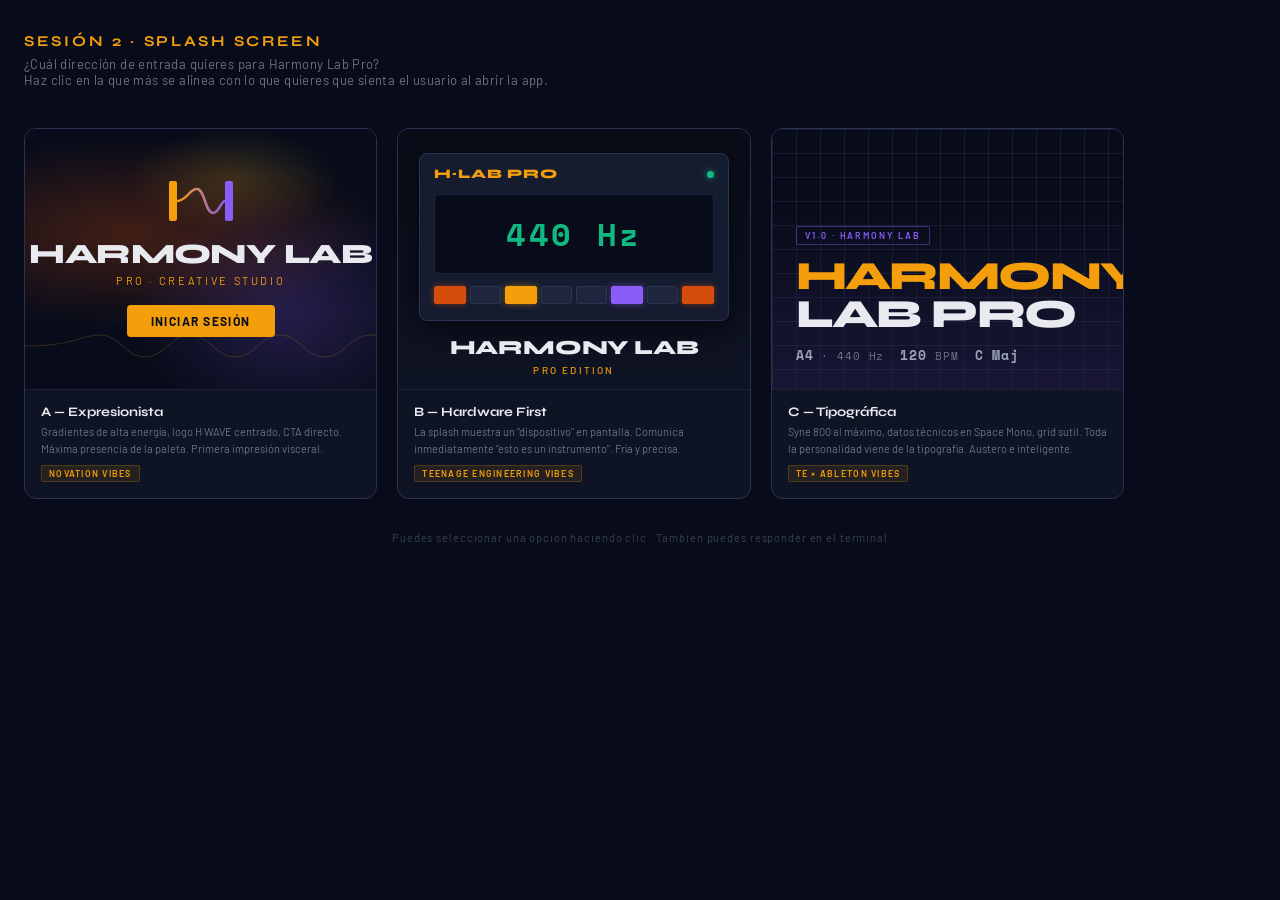
<file: .superpowers/brainstorm/4467-1780949709/content/splash-concept.html>
<!DOCTYPE html>
<html lang="es">
<head>
<meta charset="UTF-8">
<meta name="viewport" content="width=device-width, initial-scale=1.0">
<title>Harmony Lab Pro — Sesión 2 · Splash Concept</title>
<style>
  * { box-sizing: border-box; margin: 0; padding: 0; }
  body {
    background: #080c1a;
    color: #e8eaf0;
    font-family: 'Barlow', system-ui, sans-serif;
    min-height: 100vh;
    padding: 32px 24px 48px;
  }

  @import url('https://fonts.googleapis.com/css2?family=Syne:wght@400;700;800&family=Barlow:wght@400;500;600&family=Space+Mono:wght@400;700&display=swap');

  h1 {
    font-family: 'Syne', system-ui, sans-serif;
    font-size: 15px;
    font-weight: 700;
    letter-spacing: 0.18em;
    text-transform: uppercase;
    color: #f59e0b;
    margin-bottom: 6px;
  }
  .subtitle {
    font-size: 13px;
    color: #6b7280;
    margin-bottom: 40px;
    letter-spacing: 0.03em;
  }

  .cards {
    display: grid;
    grid-template-columns: repeat(3, 1fr);
    gap: 20px;
    max-width: 1100px;
  }

  .card {
    background: #0f1424;
    border: 1px solid #2a3350;
    border-radius: 12px;
    overflow: hidden;
    cursor: pointer;
    transition: border-color 0.2s, transform 0.15s;
  }
  .card:hover { transform: translateY(-3px); border-color: #f59e0b; }
  .card.selected { border-color: #f59e0b; box-shadow: 0 0 0 1px #f59e0b, 0 0 20px rgba(245,158,11,0.18); }

  .card-preview {
    height: 260px;
    position: relative;
    overflow: hidden;
  }

  /* ─── Concept A: Full-bleed Expressionist ─── */
  .preview-a {
    background: #080c1a;
    display: flex;
    flex-direction: column;
    align-items: center;
    justify-content: center;
    gap: 18px;
  }
  .preview-a::before {
    content: '';
    position: absolute;
    inset: 0;
    background:
      radial-gradient(ellipse 120% 60% at 30% 40%, rgba(212,77,10,0.28) 0%, transparent 60%),
      radial-gradient(ellipse 80% 80% at 75% 70%, rgba(139,92,246,0.22) 0%, transparent 55%),
      radial-gradient(ellipse 60% 40% at 60% 20%, rgba(232,192,32,0.18) 0%, transparent 50%);
  }
  .preview-a .logo-mark {
    position: relative;
    z-index: 1;
    width: 64px;
    height: 40px;
  }
  .preview-a .hero-title {
    position: relative;
    z-index: 1;
    font-family: 'Syne', sans-serif;
    font-size: 28px;
    font-weight: 800;
    letter-spacing: -0.02em;
    text-align: center;
    line-height: 1.1;
  }
  .preview-a .hero-title span {
    display: block;
    font-size: 11px;
    font-weight: 400;
    font-family: 'Barlow', sans-serif;
    letter-spacing: 0.24em;
    color: #f59e0b;
    text-transform: uppercase;
    margin-top: 6px;
  }
  .preview-a .cta {
    position: relative;
    z-index: 1;
    background: #f59e0b;
    color: #080c1a;
    font-family: 'Barlow', sans-serif;
    font-weight: 700;
    font-size: 12px;
    letter-spacing: 0.12em;
    text-transform: uppercase;
    padding: 9px 24px;
    border-radius: 4px;
    border: none;
    cursor: pointer;
  }
  .preview-a .wave-line {
    position: absolute;
    bottom: 28px;
    left: 0; right: 0;
    z-index: 1;
    overflow: visible;
  }

  /* ─── Concept B: Hardware / Instrument ─── */
  .preview-b {
    background: linear-gradient(180deg, #0a0c18 0%, #0f1424 100%);
    display: flex;
    flex-direction: column;
    align-items: center;
    justify-content: flex-start;
    padding-top: 24px;
    gap: 0;
  }
  .preview-b .device-frame {
    width: 88%;
    background: #161c30;
    border: 1px solid #2a3350;
    border-radius: 8px;
    padding: 12px 14px 16px;
    box-shadow: 0 8px 32px rgba(0,0,0,0.65);
  }
  .preview-b .device-header {
    display: flex;
    align-items: center;
    justify-content: space-between;
    margin-bottom: 12px;
  }
  .preview-b .device-logo {
    font-family: 'Syne', sans-serif;
    font-size: 13px;
    font-weight: 800;
    letter-spacing: 0.06em;
    color: #f59e0b;
  }
  .preview-b .device-led {
    width: 7px; height: 7px;
    border-radius: 50%;
    background: #10b981;
    box-shadow: 0 0 6px rgba(16,185,129,0.7);
  }
  .preview-b .device-screen {
    background: #080c1a;
    border-radius: 4px;
    height: 80px;
    display: flex;
    align-items: center;
    justify-content: center;
    margin-bottom: 12px;
    border: 1px solid #1c2238;
  }
  .preview-b .note-display {
    font-family: 'Space Mono', monospace;
    font-size: 32px;
    font-weight: 700;
    color: #10b981;
    letter-spacing: 0.08em;
  }
  .preview-b .pads-row {
    display: grid;
    grid-template-columns: repeat(8, 1fr);
    gap: 4px;
  }
  .preview-b .pad {
    height: 18px;
    border-radius: 2px;
    background: #1e263e;
    border: 1px solid #2a3350;
  }
  .preview-b .pad.on-0 { background: #d44d0a; border-color: #d44d0a; box-shadow: 0 0 6px rgba(212,77,10,0.5); }
  .preview-b .pad.on-1 { background: #f59e0b; border-color: #f59e0b; box-shadow: 0 0 6px rgba(245,158,11,0.5); }
  .preview-b .pad.on-2 { background: #8b5cf6; border-color: #8b5cf6; box-shadow: 0 0 6px rgba(139,92,246,0.5); }
  .preview-b .splash-label {
    margin-top: 14px;
    font-family: 'Syne', sans-serif;
    font-size: 20px;
    font-weight: 800;
    letter-spacing: -0.01em;
    text-align: center;
  }
  .preview-b .splash-sub {
    font-family: 'Barlow', sans-serif;
    font-size: 10px;
    font-weight: 500;
    letter-spacing: 0.22em;
    color: #f59e0b;
    text-transform: uppercase;
    text-align: center;
    margin-top: 4px;
  }

  /* ─── Concept C: Minimal / Typographic ─── */
  .preview-c {
    background: #080c1a;
    display: flex;
    flex-direction: column;
    align-items: flex-start;
    justify-content: flex-end;
    padding: 24px;
  }
  .preview-c::before {
    content: '';
    position: absolute;
    bottom: 0; left: 0; right: 0;
    height: 180px;
    background: linear-gradient(0deg, rgba(139,92,246,0.12) 0%, transparent 100%);
  }
  .preview-c .grid-bg {
    position: absolute;
    inset: 0;
    background-image:
      linear-gradient(rgba(42,51,80,0.4) 1px, transparent 1px),
      linear-gradient(90deg, rgba(42,51,80,0.4) 1px, transparent 1px);
    background-size: 24px 24px;
  }
  .preview-c .tag {
    position: relative;
    z-index: 1;
    font-family: 'Barlow', sans-serif;
    font-size: 9px;
    font-weight: 600;
    letter-spacing: 0.22em;
    text-transform: uppercase;
    color: #8b5cf6;
    border: 1px solid rgba(139,92,246,0.4);
    padding: 3px 8px;
    border-radius: 2px;
    margin-bottom: 12px;
  }
  .preview-c .big-name {
    position: relative;
    z-index: 1;
    font-family: 'Syne', sans-serif;
    font-size: 40px;
    font-weight: 800;
    letter-spacing: -0.04em;
    line-height: 0.95;
    color: #e8eaf0;
    margin-bottom: 12px;
  }
  .preview-c .big-name em {
    display: block;
    font-style: normal;
    color: #f59e0b;
  }
  .preview-c .freq-row {
    position: relative;
    z-index: 1;
    display: flex;
    gap: 16px;
    align-items: baseline;
  }
  .preview-c .freq-val {
    font-family: 'Space Mono', monospace;
    font-size: 11px;
    color: #6b7280;
    letter-spacing: 0.08em;
  }
  .preview-c .freq-val strong {
    font-size: 13px;
    color: #9ca3b8;
  }

  /* Card footer */
  .card-body {
    padding: 14px 16px 16px;
    border-top: 1px solid #1c2238;
  }
  .card-title {
    font-family: 'Syne', system-ui, sans-serif;
    font-size: 13px;
    font-weight: 700;
    color: #e8eaf0;
    margin-bottom: 4px;
  }
  .card-desc {
    font-size: 11px;
    color: #6b7280;
    line-height: 1.5;
  }
  .card-tag {
    display: inline-block;
    margin-top: 8px;
    font-size: 9px;
    font-weight: 600;
    letter-spacing: 0.14em;
    text-transform: uppercase;
    padding: 2px 7px;
    border-radius: 2px;
    color: #f59e0b;
    background: rgba(245,158,11,0.1);
    border: 1px solid rgba(245,158,11,0.2);
  }

  .choice-hint {
    margin-top: 32px;
    font-size: 11px;
    color: #374151;
    letter-spacing: 0.08em;
    text-align: center;
  }
</style>
<link rel="preconnect" href="https://fonts.googleapis.com">
<link href="https://fonts.googleapis.com/css2?family=Syne:wght@400;700;800&family=Barlow:wght@400;500;600;700&family=Space+Mono:wght@400;700&display=swap" rel="stylesheet">
</head>
<body>

<h1>Sesión 2 · Splash Screen</h1>
<p class="subtitle">¿Cuál dirección de entrada quieres para Harmony Lab Pro?<br>Haz clic en la que más se alinea con lo que quieres que sienta el usuario al abrir la app.</p>

<div class="cards">

  <!-- OPTION A -->
  <div class="card" data-choice="a" onclick="toggleSelect(this)">
    <div class="card-preview preview-a">
      <svg class="logo-mark" viewBox="0 0 64 40" fill="none" xmlns="http://www.w3.org/2000/svg">
        <rect x="0" y="0" width="8" height="40" rx="2" fill="#f59e0b"/>
        <rect x="56" y="0" width="8" height="40" rx="2" fill="#8b5cf6"/>
        <path d="M8 20 C18 20, 20 8, 28 8 C36 8, 36 32, 44 32 C50 32, 52 20, 56 20" stroke="url(#waveGrad)" stroke-width="2.5" fill="none" stroke-linecap="round"/>
        <defs>
          <linearGradient id="waveGrad" x1="8" y1="20" x2="56" y2="20" gradientUnits="userSpaceOnUse">
            <stop offset="0%" stop-color="#f59e0b"/>
            <stop offset="100%" stop-color="#8b5cf6"/>
          </linearGradient>
        </defs>
      </svg>
      <div class="hero-title">
        HARMONY LAB
        <span>Pro · Creative Studio</span>
      </div>
      <button class="cta">INICIAR SESIÓN</button>
      <svg class="wave-line" viewBox="0 0 400 30" fill="none" height="30">
        <path d="M0 15 C50 15, 55 4, 75 4 C95 4, 100 26, 120 26 C140 26, 145 4, 165 4 C185 4, 190 26, 210 26 C230 26, 235 4, 255 4 C275 4, 280 26, 300 26 C320 26, 325 4, 345 4 C365 4, 370 15, 400 15" stroke="rgba(245,158,11,0.2)" stroke-width="1" fill="none"/>
      </svg>
    </div>
    <div class="card-body">
      <div class="card-title">A — Expresionista</div>
      <p class="card-desc">Gradientes de alta energía, logo H·WAVE centrado, CTA directo. Máxima presencia de la paleta. Primera impresión visceral.</p>
      <span class="card-tag">Novation vibes</span>
    </div>
  </div>

  <!-- OPTION B -->
  <div class="card" data-choice="b" onclick="toggleSelect(this)">
    <div class="card-preview preview-b">
      <div class="device-frame">
        <div class="device-header">
          <div class="device-logo">H·LAB PRO</div>
          <div class="device-led"></div>
        </div>
        <div class="device-screen">
          <div class="note-display">440 Hz</div>
        </div>
        <div class="pads-row">
          <div class="pad on-0"></div>
          <div class="pad"></div>
          <div class="pad on-1"></div>
          <div class="pad"></div>
          <div class="pad"></div>
          <div class="pad on-2"></div>
          <div class="pad"></div>
          <div class="pad on-0"></div>
        </div>
      </div>
      <div class="splash-label">HARMONY LAB</div>
      <div class="splash-sub">Pro Edition</div>
    </div>
    <div class="card-body">
      <div class="card-title">B — Hardware First</div>
      <p class="card-desc">La splash muestra un "dispositivo" en pantalla. Comunica inmediatamente "esto es un instrumento". Fría y precisa.</p>
      <span class="card-tag">Teenage Engineering vibes</span>
    </div>
  </div>

  <!-- OPTION C -->
  <div class="card" data-choice="c" onclick="toggleSelect(this)">
    <div class="card-preview preview-c">
      <div class="grid-bg"></div>
      <div class="tag">v1.0 · Harmony Lab</div>
      <div class="big-name">
        <em>HARMONY</em>
        LAB PRO
      </div>
      <div class="freq-row">
        <div class="freq-val"><strong>A4</strong> · 440 Hz</div>
        <div class="freq-val"><strong>120</strong> BPM</div>
        <div class="freq-val"><strong>C Maj</strong></div>
      </div>
    </div>
    <div class="card-body">
      <div class="card-title">C — Tipográfica</div>
      <p class="card-desc">Syne 800 al máximo, datos técnicos en Space Mono, grid sutil. Toda la personalidad viene de la tipografía. Austero e inteligente.</p>
      <span class="card-tag">TE × Ableton vibes</span>
    </div>
  </div>

</div>

<p class="choice-hint">Puedes seleccionar una opción haciendo clic · También puedes responder en el terminal</p>

<script>
function toggleSelect(el) {
  document.querySelectorAll('.card').forEach(c => c.classList.remove('selected'));
  el.classList.add('selected');
  if (window.recordChoice) window.recordChoice(el.dataset.choice, el.querySelector('.card-title').textContent);
}
</script>

</body>
</html>
</file>
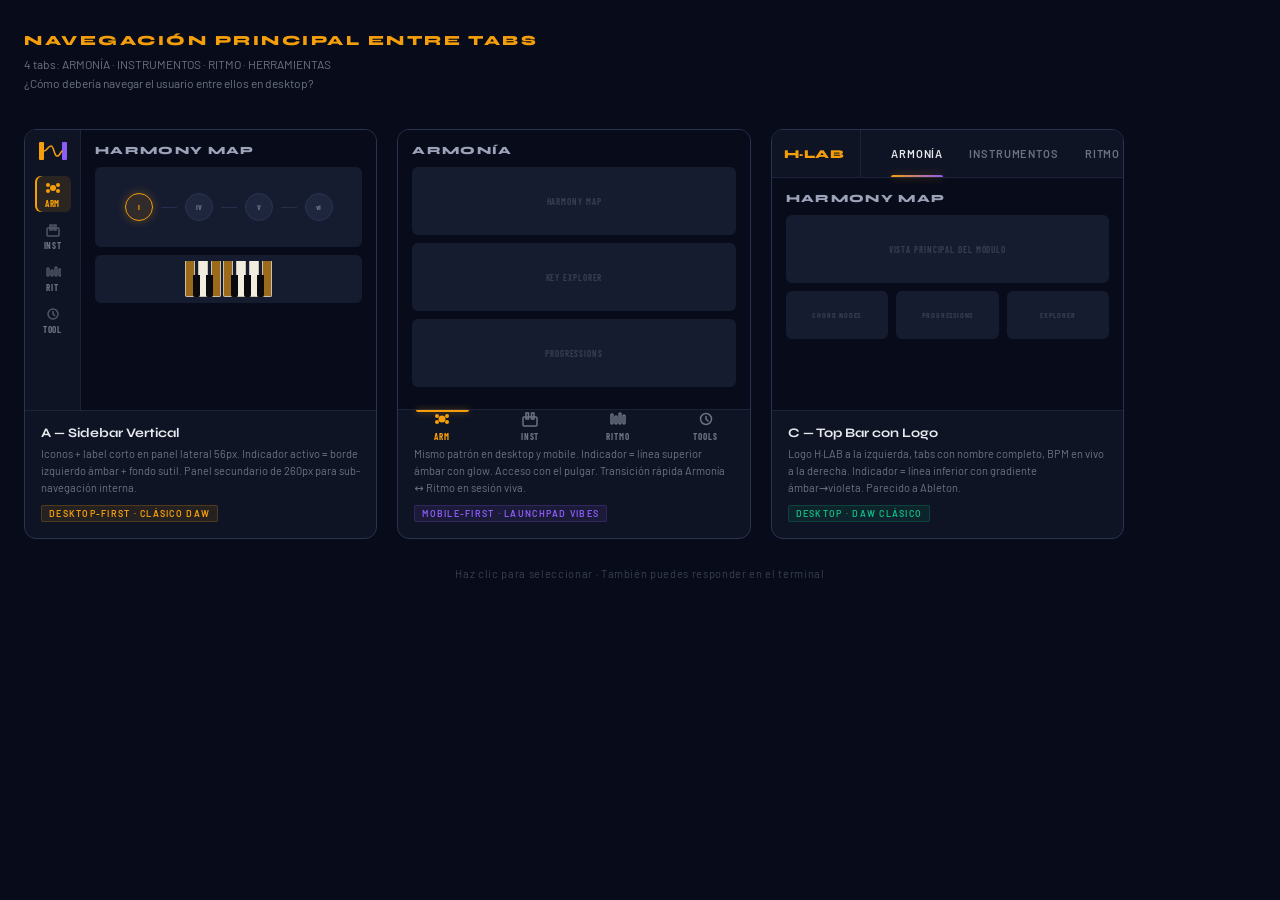
<file: .superpowers/brainstorm/4467-1780949709/content/tab-nav.html>
<!DOCTYPE html>
<html lang="es">
<head>
<meta charset="UTF-8">
<meta name="viewport" content="width=device-width, initial-scale=1.0">
<title>Harmony Lab Pro — Navegación de Tabs</title>
<link rel="preconnect" href="https://fonts.googleapis.com">
<link href="https://fonts.googleapis.com/css2?family=Syne:wght@700;800&family=Barlow:wght@400;500;600;700&family=Barlow+Condensed:wght@500;600;700&family=Space+Mono:wght@400;700&display=swap" rel="stylesheet">
<style>
  * { box-sizing: border-box; margin: 0; padding: 0; }
  body {
    background: #080c1a;
    color: #e8eaf0;
    font-family: 'Barlow', system-ui, sans-serif;
    min-height: 100vh;
    padding: 32px 24px 48px;
  }
  h1 {
    font-family: 'Syne', sans-serif;
    font-size: 14px;
    font-weight: 800;
    letter-spacing: 0.18em;
    text-transform: uppercase;
    color: #f59e0b;
    margin-bottom: 6px;
  }
  .subtitle {
    font-size: 12px;
    color: #6b7280;
    margin-bottom: 36px;
    line-height: 1.6;
  }

  .scenarios {
    display: grid;
    grid-template-columns: repeat(3, 1fr);
    gap: 20px;
    max-width: 1100px;
  }

  .scenario {
    background: #0f1424;
    border: 1px solid #2a3350;
    border-radius: 12px;
    overflow: hidden;
    cursor: pointer;
    transition: border-color 0.2s, transform 0.15s;
  }
  .scenario:hover { transform: translateY(-3px); border-color: #8b5cf6; }
  .scenario.selected { border-color: #f59e0b; box-shadow: 0 0 0 1px #f59e0b, 0 0 18px rgba(245,158,11,0.15); }

  .preview {
    height: 280px;
    background: #080c1a;
    position: relative;
    display: flex;
    flex-direction: column;
  }

  /* ── OPTION A: Sidebar vertical (Desktop-first) ── */
  .preview-a {
    flex-direction: row;
  }
  .sidebar {
    width: 56px;
    background: #0f1424;
    border-right: 1px solid #1c2238;
    display: flex;
    flex-direction: column;
    align-items: center;
    padding: 12px 0;
    gap: 6px;
  }
  .sidebar-logo {
    width: 28px;
    height: 18px;
    margin-bottom: 10px;
  }
  .sidebar-item {
    width: 36px;
    height: 36px;
    border-radius: 6px;
    display: flex;
    align-items: center;
    justify-content: center;
    font-family: 'Barlow Condensed', sans-serif;
    font-size: 9px;
    font-weight: 700;
    letter-spacing: 0.08em;
    text-transform: uppercase;
    color: #6b7280;
    transition: all 0.15s;
    flex-direction: column;
    gap: 2px;
  }
  .sidebar-item.active {
    background: rgba(245,158,11,0.12);
    color: #f59e0b;
    box-shadow: inset 2px 0 0 #f59e0b;
  }
  .sidebar-item .icon {
    width: 16px;
    height: 16px;
    opacity: 0.7;
  }
  .sidebar-item.active .icon { opacity: 1; }
  .sidebar-main {
    flex: 1;
    padding: 14px;
  }
  .module-header {
    font-family: 'Syne', sans-serif;
    font-size: 11px;
    font-weight: 800;
    letter-spacing: 0.12em;
    text-transform: uppercase;
    color: #9ca3b8;
    margin-bottom: 10px;
  }
  .mock-content {
    background: #161c30;
    border-radius: 6px;
    height: 80px;
    margin-bottom: 8px;
    display: flex;
    align-items: center;
    justify-content: center;
  }
  .mock-nodes {
    display: flex;
    gap: 8px;
    align-items: center;
  }
  .node {
    width: 28px; height: 28px;
    border-radius: 50%;
    background: #1e263e;
    border: 1px solid #2a3350;
    display: flex;
    align-items: center;
    justify-content: center;
    font-family: 'Barlow Condensed', sans-serif;
    font-size: 8px;
    font-weight: 700;
    color: #6b7280;
  }
  .node.active {
    background: rgba(245,158,11,0.12);
    border-color: #f59e0b;
    color: #f59e0b;
    box-shadow: 0 0 8px rgba(245,158,11,0.3);
  }
  .node-line {
    width: 16px;
    height: 1px;
    background: rgba(42,51,80,0.8);
  }
  .mock-piano {
    display: flex;
    gap: 1.5px;
    height: 36px;
    align-items: flex-end;
  }
  .key-w {
    width: 10px; height: 36px;
    background: #f0ece0;
    border-radius: 0 0 2px 2px;
    border: 1px solid #c8c0ac;
    border-top: none;
  }
  .key-w.hl { background: rgba(245,158,11,0.6); }
  .key-b {
    width: 7px; height: 22px;
    background: #0a0a0e;
    border-radius: 0 0 2px 2px;
    margin: 0 -3.5px;
    z-index: 1;
    position: relative;
  }

  /* ── OPTION B: Bottom bar horizontal ── */
  .preview-b {
    flex-direction: column;
    justify-content: space-between;
  }
  .content-area {
    flex: 1;
    padding: 14px;
  }
  .bottom-nav {
    background: #0f1424;
    border-top: 1px solid #1c2238;
    display: flex;
    height: 58px;
    align-items: stretch;
  }
  .bottom-tab {
    flex: 1;
    display: flex;
    flex-direction: column;
    align-items: center;
    justify-content: center;
    gap: 3px;
    font-family: 'Barlow Condensed', sans-serif;
    font-size: 9px;
    font-weight: 700;
    letter-spacing: 0.1em;
    text-transform: uppercase;
    color: #6b7280;
    position: relative;
  }
  .bottom-tab.active {
    color: #f59e0b;
  }
  .bottom-tab.active::before {
    content: '';
    position: absolute;
    top: 0; left: 20%; right: 20%;
    height: 2px;
    background: #f59e0b;
    border-radius: 0 0 2px 2px;
    box-shadow: 0 0 6px rgba(245,158,11,0.5);
  }
  .tab-icon {
    width: 18px; height: 18px;
    display: flex;
    align-items: center;
    justify-content: center;
  }

  /* ── OPTION C: Top bar con indicador animado ── */
  .preview-c {
    flex-direction: column;
  }
  .top-nav {
    background: #0f1424;
    border-bottom: 1px solid #1c2238;
    display: flex;
    height: 48px;
    align-items: stretch;
    padding: 0 12px;
    gap: 2px;
  }
  .top-logo {
    display: flex;
    align-items: center;
    margin-right: 16px;
    padding-right: 16px;
    border-right: 1px solid #1c2238;
  }
  .top-logo-text {
    font-family: 'Syne', sans-serif;
    font-size: 12px;
    font-weight: 800;
    letter-spacing: 0.04em;
    color: #f59e0b;
  }
  .top-tab {
    display: flex;
    align-items: center;
    padding: 0 12px;
    font-family: 'Barlow', sans-serif;
    font-size: 11px;
    font-weight: 600;
    letter-spacing: 0.08em;
    text-transform: uppercase;
    color: #6b7280;
    position: relative;
    white-space: nowrap;
  }
  .top-tab.active {
    color: #e8eaf0;
  }
  .top-tab.active::after {
    content: '';
    position: absolute;
    bottom: 0; left: 12px; right: 12px;
    height: 2px;
    background: linear-gradient(90deg, #f59e0b, #8b5cf6);
    border-radius: 2px 2px 0 0;
    box-shadow: 0 0 8px rgba(245,158,11,0.4);
  }
  .top-content {
    flex: 1;
    padding: 14px;
  }
  .top-bpm {
    margin-left: auto;
    display: flex;
    align-items: center;
    font-family: 'Space Mono', monospace;
    font-size: 11px;
    font-weight: 700;
    color: #6b7280;
    letter-spacing: 0.08em;
    gap: 6px;
  }
  .bpm-dot {
    width: 5px; height: 5px;
    border-radius: 50%;
    background: #10b981;
    box-shadow: 0 0 4px rgba(16,185,129,0.7);
  }

  /* Shared content blocks */
  .content-block {
    background: #161c30;
    border-radius: 6px;
    height: 68px;
    margin-bottom: 8px;
    display: flex;
    align-items: center;
    justify-content: center;
    font-family: 'Barlow Condensed', sans-serif;
    font-size: 9px;
    font-weight: 600;
    letter-spacing: 0.1em;
    text-transform: uppercase;
    color: #374151;
  }

  /* Icons SVG */
  .icon-harmony { color: #f59e0b; }
  .icon-inst { color: #8b5cf6; }
  .icon-rhythm { color: #d44d0a; }
  .icon-tools { color: #10b981; }

  /* Card footer */
  .scenario-body {
    padding: 14px 16px 16px;
    border-top: 1px solid #1c2238;
  }
  .scenario-title {
    font-family: 'Syne', sans-serif;
    font-size: 13px;
    font-weight: 700;
    color: #e8eaf0;
    margin-bottom: 4px;
  }
  .scenario-desc {
    font-size: 11px;
    color: #6b7280;
    line-height: 1.55;
  }
  .tag {
    display: inline-block;
    margin-top: 8px;
    font-size: 9px;
    font-weight: 600;
    letter-spacing: 0.14em;
    text-transform: uppercase;
    padding: 2px 7px;
    border-radius: 2px;
  }
  .tag-amber { color: #f59e0b; background: rgba(245,158,11,0.1); border: 1px solid rgba(245,158,11,0.2); }
  .tag-violet { color: #8b5cf6; background: rgba(139,92,246,0.1); border: 1px solid rgba(139,92,246,0.2); }
  .tag-green  { color: #10b981; background: rgba(16,185,129,0.1); border: 1px solid rgba(16,185,129,0.2); }

  .choice-hint {
    margin-top: 28px;
    font-size: 11px;
    color: #374151;
    letter-spacing: 0.06em;
    text-align: center;
  }
</style>
</head>
<body>

<h1>Navegación Principal entre Tabs</h1>
<p class="subtitle">4 tabs: ARMONÍA · INSTRUMENTOS · RITMO · HERRAMIENTAS<br>
¿Cómo debería navegar el usuario entre ellos en desktop?</p>

<div class="scenarios">

  <!-- OPTION A: Sidebar vertical -->
  <div class="scenario" data-choice="a" onclick="toggleSelect(this)">
    <div class="preview preview-a">
      <div class="sidebar">
        <svg class="sidebar-logo" viewBox="0 0 28 18" fill="none">
          <rect x="0" y="0" width="5" height="18" rx="1" fill="#f59e0b"/>
          <rect x="23" y="0" width="5" height="18" rx="1" fill="#8b5cf6"/>
          <path d="M5 9 C8 9, 9 4, 12 4 C15 4, 15 14, 18 14 C21 14, 22 9, 23 9" stroke="url(#sg)" stroke-width="1.5" fill="none" stroke-linecap="round"/>
          <defs><linearGradient id="sg" x1="5" y1="9" x2="23" y2="9"><stop stop-color="#f59e0b"/><stop offset="1" stop-color="#8b5cf6"/></linearGradient></defs>
        </svg>
        <div class="sidebar-item active">
          <svg class="icon" viewBox="0 0 16 16" fill="currentColor"><circle cx="8" cy="8" r="3"/><circle cx="3" cy="5" r="2"/><circle cx="13" cy="5" r="2"/><circle cx="3" cy="11" r="2"/><circle cx="13" cy="11" r="2"/></svg>
          ARM
        </div>
        <div class="sidebar-item">
          <svg class="icon" viewBox="0 0 16 16" fill="none" stroke="currentColor" stroke-width="1.5"><rect x="2" y="6" width="12" height="8" rx="1"/><rect x="5" y="3" width="2" height="5"/><rect x="9" y="3" width="2" height="5"/></svg>
          INST
        </div>
        <div class="sidebar-item">
          <svg class="icon" viewBox="0 0 16 16" fill="none" stroke="currentColor" stroke-width="1.5"><rect x="2" y="4" width="2" height="8" rx="1"/><rect x="6" y="6" width="2" height="6" rx="1"/><rect x="10" y="3" width="2" height="9" rx="1"/><rect x="14" y="5" width="2" height="7" rx="1"/></svg>
          RIT
        </div>
        <div class="sidebar-item">
          <svg class="icon" viewBox="0 0 16 16" fill="none" stroke="currentColor" stroke-width="1.5"><circle cx="8" cy="8" r="5"/><path d="M8 5v3l2 2"/></svg>
          TOOL
        </div>
      </div>
      <div class="sidebar-main">
        <div class="module-header">Harmony Map</div>
        <div class="mock-content">
          <div class="mock-nodes">
            <div class="node active">I</div>
            <div class="node-line"></div>
            <div class="node">IV</div>
            <div class="node-line"></div>
            <div class="node">V</div>
            <div class="node-line"></div>
            <div class="node">vi</div>
          </div>
        </div>
        <div class="mock-content" style="height:48px;">
          <div class="mock-piano">
            <div class="key-w hl"></div><div class="key-b"></div>
            <div class="key-w"></div><div class="key-b"></div>
            <div class="key-w hl"></div>
            <div class="key-w hl"></div><div class="key-b"></div>
            <div class="key-w"></div><div class="key-b"></div>
            <div class="key-w"></div><div class="key-b"></div>
            <div class="key-w hl"></div>
          </div>
        </div>
      </div>
    </div>
    <div class="scenario-body">
      <div class="scenario-title">A — Sidebar Vertical</div>
      <p class="scenario-desc">Iconos + label corto en panel lateral 56px. Indicador activo = borde izquierdo ámbar + fondo sutil. Panel secundario de 260px para sub-navegación interna.</p>
      <span class="tag tag-amber">Desktop-first · Clásico DAW</span>
    </div>
  </div>

  <!-- OPTION B: Bottom bar -->
  <div class="scenario" data-choice="b" onclick="toggleSelect(this)">
    <div class="preview preview-b">
      <div class="content-area">
        <div class="module-header" style="font-family:'Syne',sans-serif;font-size:11px;font-weight:800;letter-spacing:0.12em;text-transform:uppercase;color:#9ca3b8;margin-bottom:10px;">ARMONÍA</div>
        <div class="content-block">Harmony Map</div>
        <div class="content-block">Key Explorer</div>
        <div class="content-block">Progressions</div>
      </div>
      <div class="bottom-nav">
        <div class="bottom-tab active">
          <div class="tab-icon">
            <svg viewBox="0 0 18 18" fill="currentColor" width="18" height="18"><circle cx="9" cy="9" r="3.5"/><circle cx="4" cy="6" r="2"/><circle cx="14" cy="6" r="2"/><circle cx="4" cy="12" r="2"/><circle cx="14" cy="12" r="2"/></svg>
          </div>
          ARM
        </div>
        <div class="bottom-tab">
          <div class="tab-icon">
            <svg viewBox="0 0 18 18" fill="none" stroke="currentColor" stroke-width="1.5" width="18" height="18"><rect x="2" y="7" width="14" height="9" rx="1"/><rect x="5" y="3" width="2.5" height="6"/><rect x="10.5" y="3" width="2.5" height="6"/></svg>
          </div>
          INST
        </div>
        <div class="bottom-tab">
          <div class="tab-icon">
            <svg viewBox="0 0 18 18" fill="none" stroke="currentColor" stroke-width="1.5" width="18" height="18"><rect x="2" y="4" width="2" height="10" rx="1"/><rect x="6" y="6" width="2" height="8" rx="1"/><rect x="10" y="3" width="2" height="11" rx="1"/><rect x="14" y="5" width="2" height="9" rx="1"/></svg>
          </div>
          RITMO
        </div>
        <div class="bottom-tab">
          <div class="tab-icon">
            <svg viewBox="0 0 18 18" fill="none" stroke="currentColor" stroke-width="1.5" width="18" height="18"><circle cx="9" cy="9" r="5.5"/><path d="M9 6v3l2.5 2.5"/></svg>
          </div>
          TOOLS
        </div>
      </div>
    </div>
    <div class="scenario-body">
      <div class="scenario-title">B — Bottom Bar Universal</div>
      <p class="scenario-desc">Mismo patrón en desktop y mobile. Indicador = línea superior ámbar con glow. Acceso con el pulgar. Transición rápida Armonía ↔ Ritmo en sesión viva.</p>
      <span class="tag tag-violet">Mobile-first · Launchpad vibes</span>
    </div>
  </div>

  <!-- OPTION C: Top bar con logo -->
  <div class="scenario" data-choice="c" onclick="toggleSelect(this)">
    <div class="preview preview-c">
      <div class="top-nav">
        <div class="top-logo">
          <span class="top-logo-text">H·LAB</span>
        </div>
        <div class="top-tab active">Armonía</div>
        <div class="top-tab">Instrumentos</div>
        <div class="top-tab">Ritmo</div>
        <div class="top-tab">Tools</div>
        <div class="top-bpm">
          <div class="bpm-dot"></div>
          120
        </div>
      </div>
      <div class="top-content">
        <div class="module-header" style="font-family:'Syne',sans-serif;font-size:11px;font-weight:800;letter-spacing:0.12em;text-transform:uppercase;color:#9ca3b8;margin-bottom:10px;">HARMONY MAP</div>
        <div class="content-block">Vista principal del módulo</div>
        <div style="display:flex;gap:8px;margin-top:8px;">
          <div class="content-block" style="flex:1;height:48px;font-size:8px;">Chord nodes</div>
          <div class="content-block" style="flex:1;height:48px;font-size:8px;">Progressions</div>
          <div class="content-block" style="flex:1;height:48px;font-size:8px;">Explorer</div>
        </div>
      </div>
    </div>
    <div class="scenario-body">
      <div class="scenario-title">C — Top Bar con Logo</div>
      <p class="scenario-desc">Logo H·LAB a la izquierda, tabs con nombre completo, BPM en vivo a la derecha. Indicador = línea inferior con gradiente ámbar→violeta. Parecido a Ableton.</p>
      <span class="tag tag-green">Desktop · DAW clásico</span>
    </div>
  </div>

</div>

<p class="choice-hint">Haz clic para seleccionar · También puedes responder en el terminal</p>

<script>
function toggleSelect(el) {
  document.querySelectorAll('.scenario').forEach(c => c.classList.remove('selected'));
  el.classList.add('selected');
  if (window.recordChoice) window.recordChoice(el.dataset.choice, el.querySelector('.scenario-title').textContent);
}
</script>
</body>
</html>
</file>
